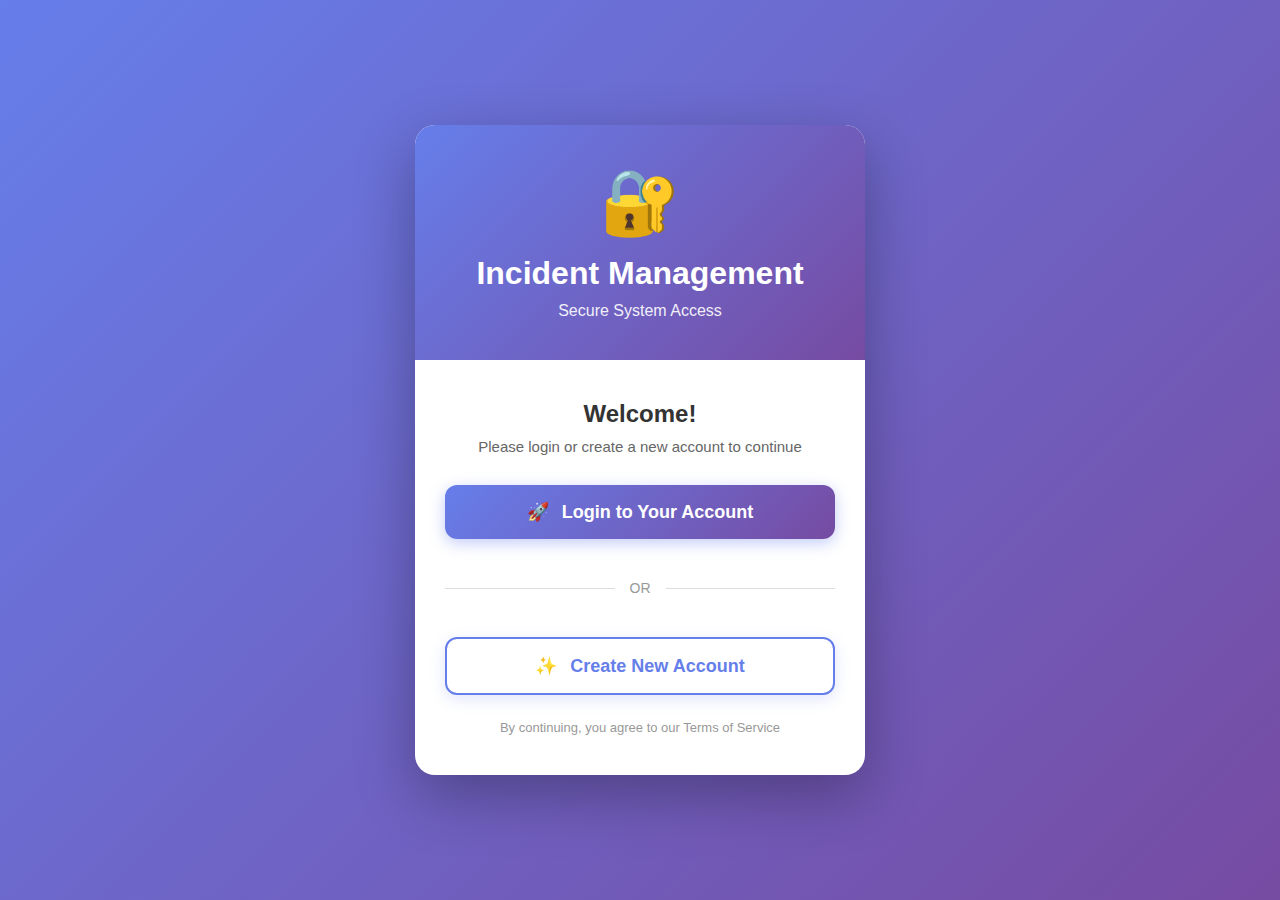
<file: src/main/resources/static/index.html>
<!DOCTYPE html>
<html lang="en">
<head>
    <meta charset="UTF-8">
    <meta name="viewport" content="width=device-width, initial-scale=1.0">
    <title>Incident Management</title>
    <link rel="icon" type="image/svg+xml" href="favicon.svg">
    <style>
        * {
            margin: 0;
            padding: 0;
            box-sizing: border-box;
        }

        body {
            font-family: 'Segoe UI', Tahoma, Geneva, Verdana, sans-serif;
            background: linear-gradient(135deg, #667eea 0%, #764ba2 100%);
            min-height: 100vh;
            display: flex;
            justify-content: center;
            align-items: center;
            padding: 20px;
        }

        .auth-container {
            background: white;
            border-radius: 20px;
            box-shadow: 0 20px 60px rgba(0,0,0,0.3);
            overflow: hidden;
            max-width: 450px;
            width: 100%;
            animation: slideIn 0.5s ease-out;
        }

        @keyframes slideIn {
            from {
                opacity: 0;
                transform: translateY(-30px);
            }
            to {
                opacity: 1;
                transform: translateY(0);
            }
        }

        .auth-header {
            background: linear-gradient(135deg, #667eea 0%, #764ba2 100%);
            padding: 40px 30px;
            text-align: center;
            color: white;
        }

        .auth-header h1 {
            font-size: 32px;
            margin-bottom: 10px;
            font-weight: 600;
        }

        .auth-header p {
            font-size: 16px;
            opacity: 0.9;
        }

        .logo {
            font-size: 64px;
            margin-bottom: 15px;
            animation: float 3s ease-in-out infinite;
        }

        @keyframes float {
            0%, 100% { transform: translateY(0px); }
            50% { transform: translateY(-10px); }
        }

        .auth-body {
            padding: 40px 30px;
        }

        .welcome-text {
            text-align: center;
            margin-bottom: 30px;
        }

        .welcome-text h2 {
            color: #333;
            font-size: 24px;
            margin-bottom: 10px;
        }

        .welcome-text p {
            color: #666;
            font-size: 15px;
        }

        .auth-buttons {
            display: flex;
            flex-direction: column;
            gap: 15px;
        }

        .auth-btn {
            padding: 16px 24px;
            font-size: 18px;
            font-weight: 600;
            border: none;
            border-radius: 12px;
            cursor: pointer;
            transition: all 0.3s ease;
            position: relative;
            overflow: hidden;
        }

        .auth-btn::before {
            content: '';
            position: absolute;
            top: 50%;
            left: 50%;
            width: 0;
            height: 0;
            border-radius: 50%;
            background: rgba(255,255,255,0.3);
            transform: translate(-50%, -50%);
            transition: width 0.6s, height 0.6s;
        }

        .auth-btn:hover::before {
            width: 300px;
            height: 300px;
        }

        .login-btn {
            background: linear-gradient(135deg, #667eea 0%, #764ba2 100%);
            color: white;
            box-shadow: 0 4px 15px rgba(102, 126, 234, 0.4);
        }

        .login-btn:hover {
            transform: translateY(-3px);
            box-shadow: 0 6px 20px rgba(102, 126, 234, 0.6);
        }

        .registration-btn {
            background: white;
            color: #667eea;
            border: 2px solid #667eea;
            box-shadow: 0 4px 15px rgba(102, 126, 234, 0.2);
        }

        .registration-btn:hover {
            background: #667eea;
            color: white;
            transform: translateY(-3px);
            box-shadow: 0 6px 20px rgba(102, 126, 234, 0.4);
        }

        .btn-icon {
            margin-right: 8px;
        }

        .divider {
            text-align: center;
            margin: 25px 0;
            position: relative;
        }

        .divider::before {
            content: '';
            position: absolute;
            top: 50%;
            left: 0;
            right: 0;
            height: 1px;
            background: #ddd;
        }

        .divider span {
            background: white;
            padding: 0 15px;
            color: #999;
            font-size: 14px;
            position: relative;
            z-index: 1;
        }

        .footer-text {
            text-align: center;
            margin-top: 25px;
            color: #999;
            font-size: 13px;
        }

        @media (max-width: 480px) {
            .auth-container {
                margin: 10px;
            }

            .auth-header h1 {
                font-size: 26px;
            }

            .logo {
                font-size: 48px;
            }
        }
    </style>
</head>
<body>

<div class="auth-container">
    <!-- Header -->
    <div class="auth-header">
        <div class="logo">🔐</div>
        <h1>Incident Management</h1>
        <p>Secure System Access</p>
    </div>

    <!-- Body -->
    <div class="auth-body">
        <div class="welcome-text">
            <h2>Welcome!</h2>
            <p>Please login or create a new account to continue</p>
        </div>

        <!-- Buttons -->
        <div class="auth-buttons">
            <button class="auth-btn login-btn" id="loginBtn">
                <span class="btn-icon">🚀</span>
                Login to Your Account
            </button>

            <div class="divider">
                <span>OR</span>
            </div>

            <button class="auth-btn registration-btn" id="registrationBtn">
                <span class="btn-icon">✨</span>
                Create New Account
            </button>
        </div>

        <div class="footer-text">
            By continuing, you agree to our Terms of Service
        </div>
    </div>
</div>

<script>
    const registrationBtn = document.getElementById("registrationBtn");
    const loginBtn = document.getElementById("loginBtn");

    registrationBtn.addEventListener("click", () => {
        window.location.href = "auth/Registration.html";
    });

    loginBtn.addEventListener("click", () => {
        window.location.href = "auth/login.html";
    });
</script>
</body>
</html>
</file>
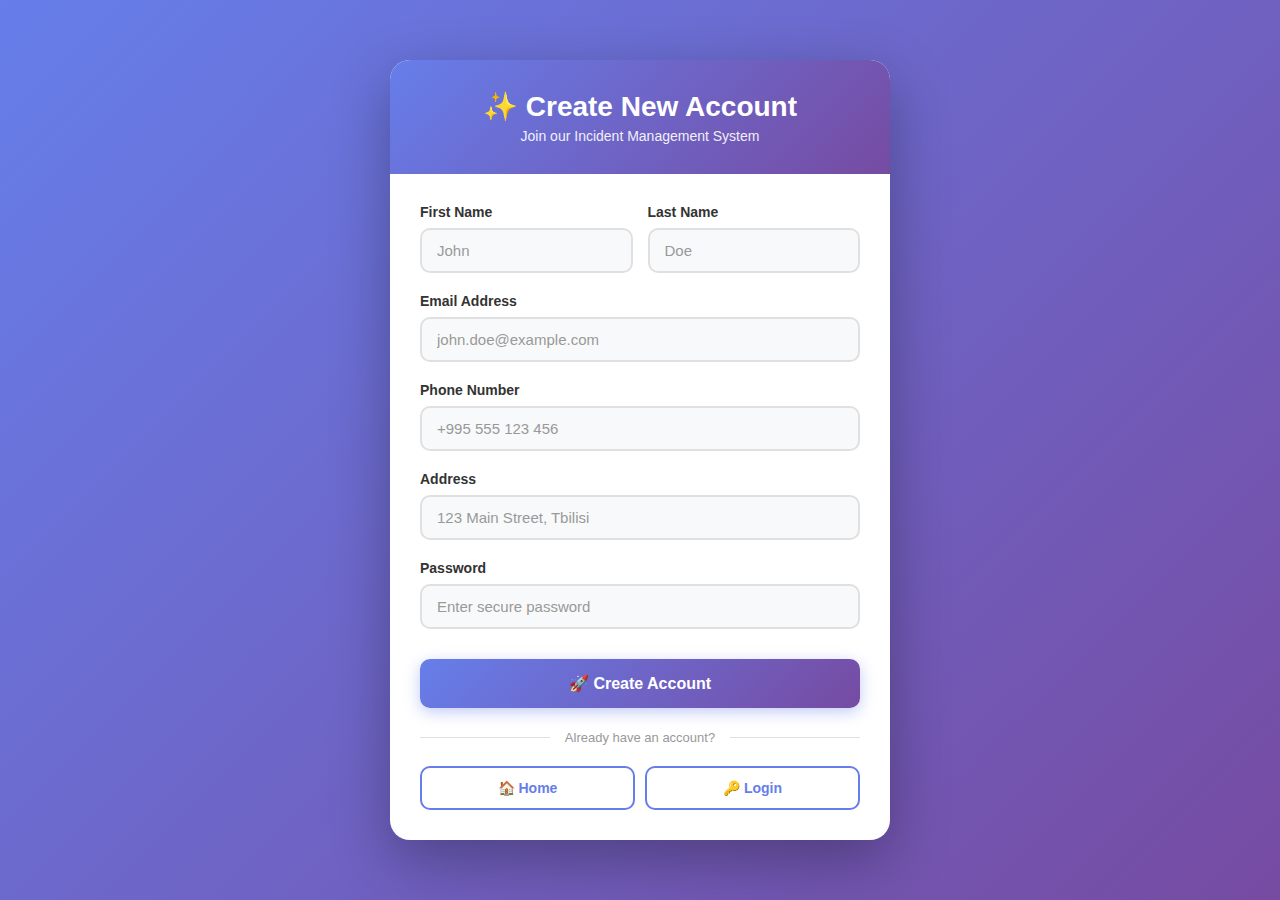
<file: src/main/resources/static/auth/Registration.html>
<!DOCTYPE html>
<html lang="en">
<head>
    <meta charset="UTF-8">
    <meta name="viewport" content="width=device-width, initial-scale=1.0">
    <title>Create Account - Incident Management</title>
    <link rel="icon" type="image/svg+xml" href="../favicon.svg">

    <script src="../config.js"></script>
    <script src="registration.js"></script>

    <link rel="stylesheet" href="registration.css">

</head>
<body>

<div class="registration-container">
    <!-- Header -->
    <div class="registration-header">
        <h1>✨ Create New Account</h1>
        <p>Join our Incident Management System</p>
    </div>

    <!-- Body -->
    <div class="registration-body">
        <form id="registrationForm">
            <!-- Name Fields -->
            <div class="form-row">
                <div class="form-group">
                    <label for="firstName">First Name</label>
                    <input type="text" id="firstName" placeholder="John" required>
                </div>
                <div class="form-group">
                    <label for="lastName">Last Name</label>
                    <input type="text" id="lastName" placeholder="Doe" required>
                </div>
            </div>

            <!-- Email -->
            <div class="form-group">
                <label for="email">Email Address</label>
                <input type="email" id="email" placeholder="john.doe@example.com" required>
            </div>

            <!-- Phone -->
            <div class="form-group">
                <label for="phone">Phone Number</label>
                <input type="text" id="phone" placeholder="+995 555 123 456" required>
            </div>

            <!-- Address -->
            <div class="form-group">
                <label for="address">Address</label>
                <input type="text" id="address" placeholder="123 Main Street, Tbilisi" required>
            </div>

            <!-- Password -->
            <div class="form-group">
                <label for="password">Password</label>
                <input type="password" id="password" placeholder="Enter secure password" required>
            </div>

            <!-- Submit Button -->
            <button type="submit" class="submit-btn">🚀 Create Account</button>
        </form>

        <!-- Response Box -->
        <div id="response" class="response-box"></div>

        <!-- Divider -->
        <div class="divider">
            <span>Already have an account?</span>
        </div>

        <!-- Navigation Buttons -->
        <div class="navigation-buttons">
            <button class="nav-btn" onclick="window.location.href='../index.html'">
                🏠 Home
            </button>
            <button class="nav-btn" onclick="window.location.href='../auth/login.html'">
                🔑 Login
            </button>
        </div>
    </div>
</div>

</body>
</html>
</file>
<file: src/main/resources/static/auth/registration.css>
* {
    margin: 0;
    padding: 0;
    box-sizing: border-box;
}

body {
    font-family: 'Segoe UI', Tahoma, Geneva, Verdana, sans-serif;
    background: linear-gradient(135deg, #667eea 0%, #764ba2 100%);
    min-height: 100vh;
    display: flex;
    justify-content: center;
    align-items: center;
    padding: 20px;
}

.registration-container {
    background: white;
    border-radius: 20px;
    box-shadow: 0 20px 60px rgba(0,0,0,0.3);
    max-width: 500px;
    width: 100%;
    animation: slideIn 0.5s ease-out;
}

@keyframes slideIn {
    from {
        opacity: 0;
        transform: translateY(-30px);
    }
    to {
        opacity: 1;
        transform: translateY(0);
    }
}

.registration-header {
    background: linear-gradient(135deg, #667eea 0%, #764ba2 100%);
    padding: 30px;
    text-align: center;
    color: white;
    border-radius: 20px 20px 0 0;
}

.registration-header h1 {
    font-size: 28px;
    margin-bottom: 5px;
}

.registration-header p {
    font-size: 14px;
    opacity: 0.9;
}

.registration-body {
    padding: 30px;
}

.form-group {
    margin-bottom: 20px;
}

.form-group label {
    display: block;
    margin-bottom: 8px;
    color: #333;
    font-weight: 600;
    font-size: 14px;
}

.form-group input {
    width: 100%;
    padding: 12px 15px;
    border: 2px solid #e0e0e0;
    border-radius: 10px;
    font-size: 15px;
    transition: all 0.3s ease;
    background-color: #f8f9fa;
}

.form-group input:focus {
    outline: none;
    border-color: #667eea;
    background-color: white;
    box-shadow: 0 0 0 3px rgba(102, 126, 234, 0.1);
}

.form-group input::placeholder {
    color: #999;
}

.form-row {
    display: grid;
    grid-template-columns: 1fr 1fr;
    gap: 15px;
}

.submit-btn {
    width: 100%;
    padding: 15px;
    background: linear-gradient(135deg, #667eea 0%, #764ba2 100%);
    color: white;
    border: none;
    border-radius: 10px;
    font-size: 16px;
    font-weight: 600;
    cursor: pointer;
    transition: all 0.3s ease;
    margin-top: 10px;
    box-shadow: 0 4px 15px rgba(102, 126, 234, 0.4);
}

.submit-btn:hover {
    transform: translateY(-2px);
    box-shadow: 0 6px 20px rgba(102, 126, 234, 0.6);
}

.submit-btn:active {
    transform: translateY(0);
}

.response-box {
    margin-top: 20px;
    padding: 15px;
    border-radius: 10px;
    font-size: 14px;
    display: none;
    animation: fadeIn 0.3s ease;
}

@keyframes fadeIn {
    from { opacity: 0; }
    to { opacity: 1; }
}

.response-box.success {
    background-color: #d4edda;
    color: #155724;
    border: 1px solid #c3e6cb;
    display: block;
}

.response-box.error {
    background-color: #f8d7da;
    color: #721c24;
    border: 1px solid #f5c6cb;
    display: block;
}

.navigation-buttons {
    display: flex;
    gap: 10px;
    margin-top: 20px;
}

.nav-btn {
    flex: 1;
    padding: 12px;
    border: 2px solid #667eea;
    background: white;
    color: #667eea;
    border-radius: 10px;
    font-size: 14px;
    font-weight: 600;
    cursor: pointer;
    transition: all 0.3s ease;
}

.nav-btn:hover {
    background: #667eea;
    color: white;
}

.divider {
    text-align: center;
    margin: 20px 0;
    position: relative;
}

.divider::before {
    content: '';
    position: absolute;
    top: 50%;
    left: 0;
    right: 0;
    height: 1px;
    background: #e0e0e0;
}

.divider span {
    background: white;
    padding: 0 15px;
    color: #999;
    font-size: 13px;
    position: relative;
    z-index: 1;
}

@media (max-width: 480px) {
    .form-row {
        grid-template-columns: 1fr;
    }

    .registration-container {
        margin: 10px;
    }
}
</file>
